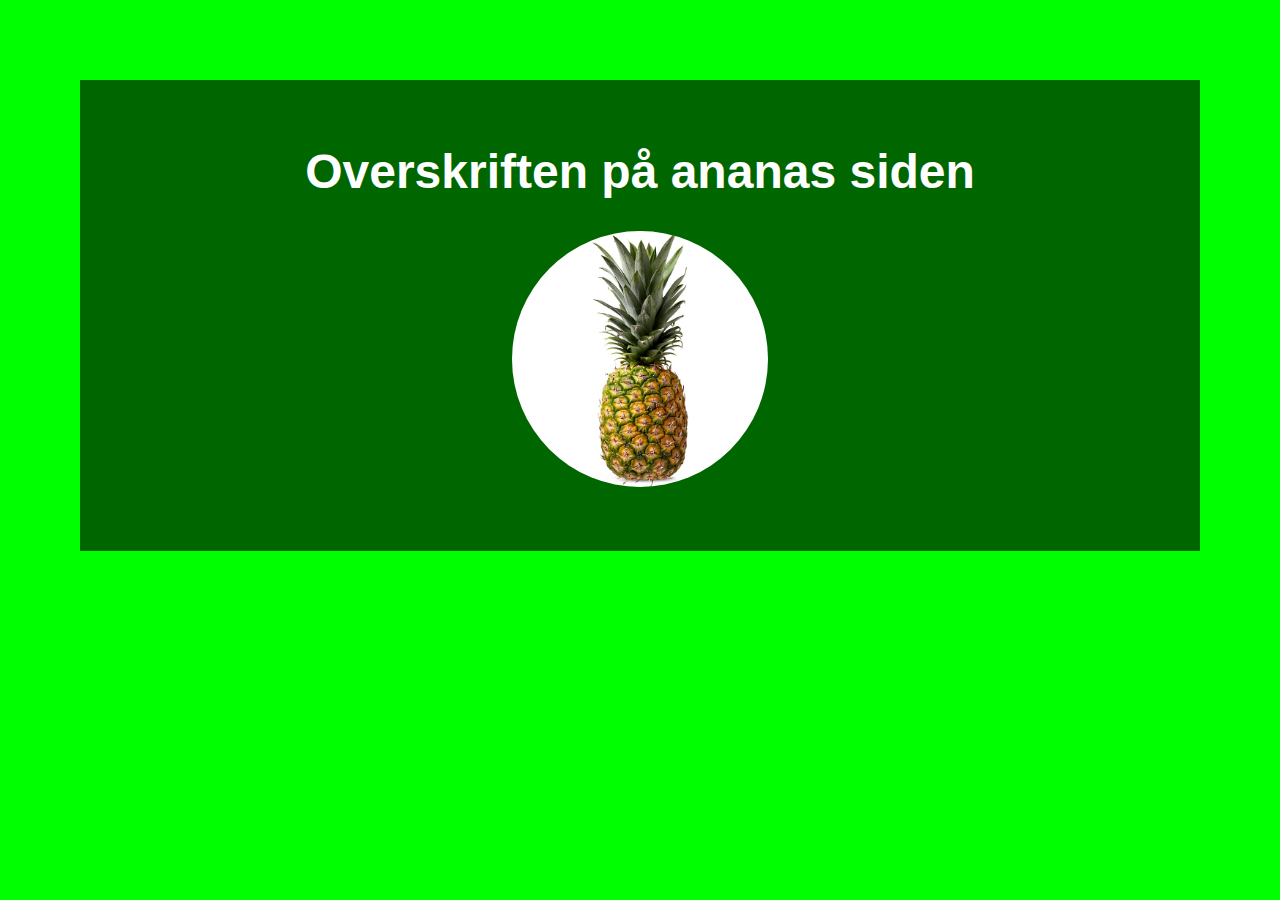
<file: 01-HTML/index.html>
<!DOCTYPE html>
<html lang="en">
<head>
    <meta charset="UTF-8">
    <meta http-equiv="X-UA-Compatible" content="IE=edge">
    <meta name="viewport" content="width=device-width, initial-scale=1.0">
    <title>Ananas er titlen på den førstre hjemmeside</title>
    <link rel="stylesheet" href="index.css">
</head>
<body>
    <div class='ananas'>
        <h1>Overskriften på ananas siden</h1>
        <img src="./assets/ananas.jpeg" alt="billede af ananas">
    </div>
</body>
</html>
</file>
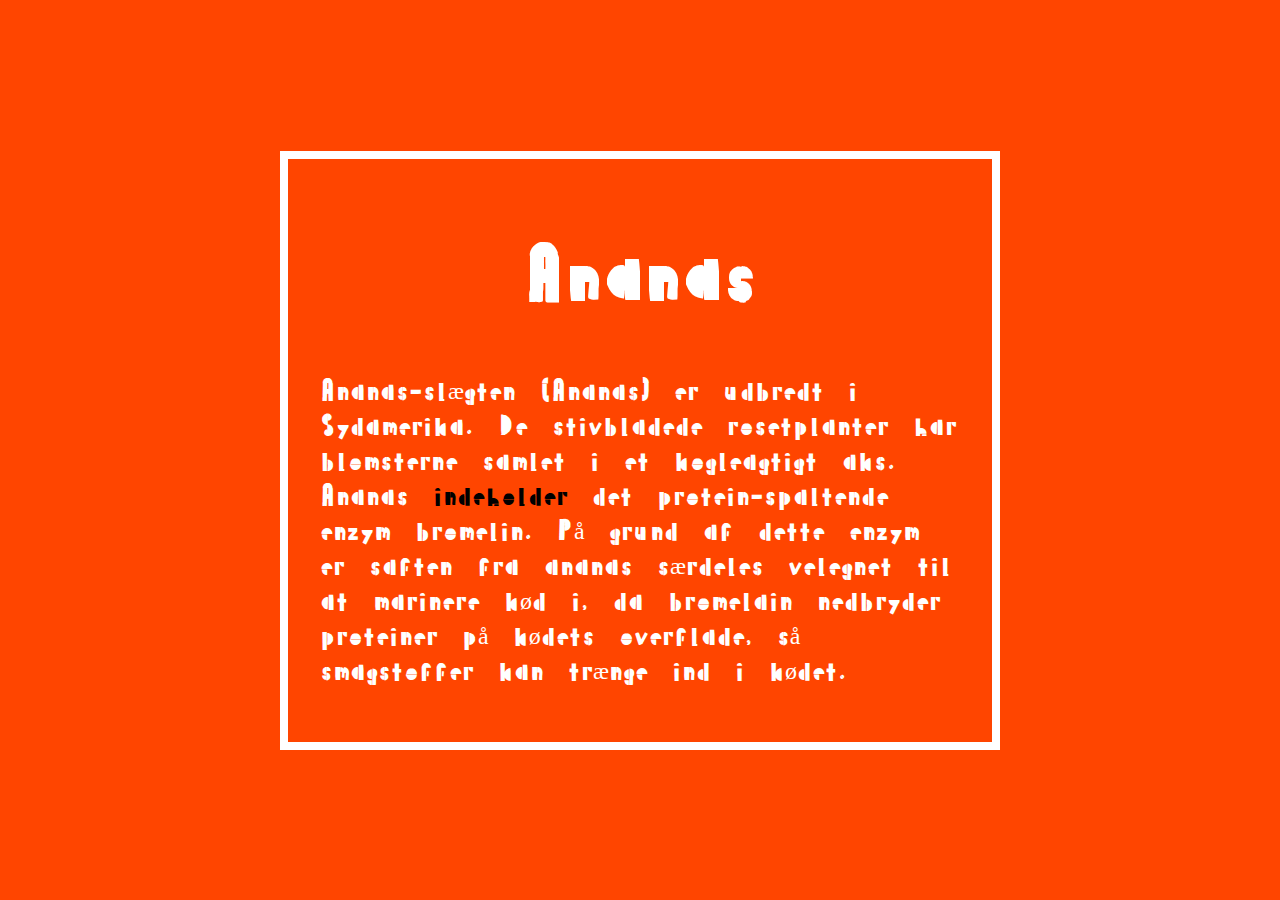
<file: 02-HJEMMESIDE/index.html>
<!DOCTYPE html>
<html lang="en">
<head>
    <meta charset="UTF-8">
    <meta http-equiv="X-UA-Compatible" content="IE=edge">
    <meta name="viewport" content="width=device-width, initial-scale=1.0">
    <title>Ananas</title>
    <link rel="shortcut icon" href="./assets/favicon.ico" type="image/x-icon">
    <link rel="stylesheet" href="index.css">
</head>
<body>   
    
    <div class='boks'>
        <h1>Ananas</h1>        
        <p>Ananas-slægten (Ananas) er udbredt i Sydamerika. De stivbladede rosetplanter har blomsterne samlet i et kogleagtigt aks. Ananas <span id='speciel'>indeholder</span> det protein-spaltende enzym bromelin. På grund af dette enzym er saften fra ananas særdeles velegnet til at marinere kød i, da bromelain nedbryder proteiner på kødets overflade, så smagstoffer kan trænge ind i kødet.</p>
    </div>
    
</body>
</html>
</file>
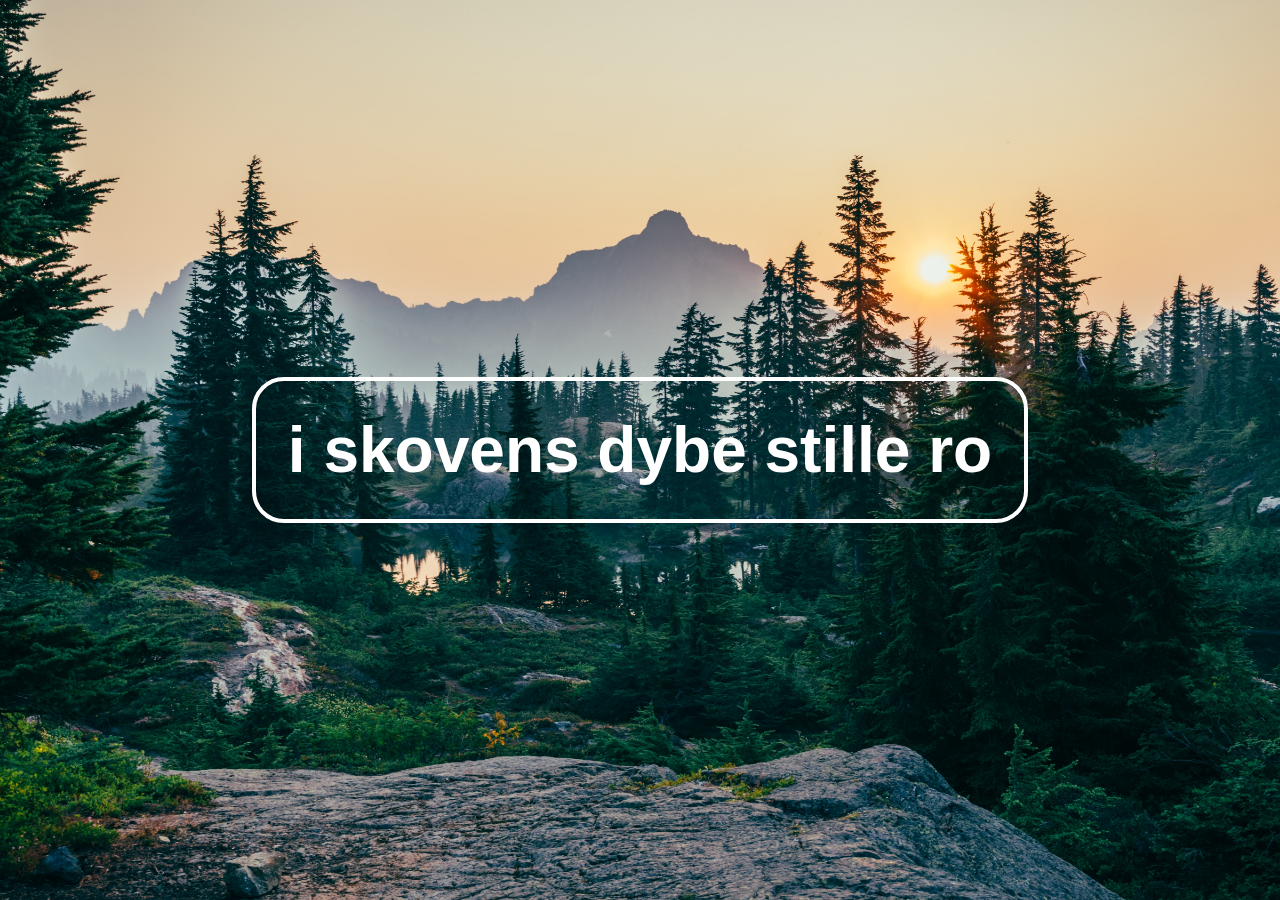
<file: 03-HJEMMESIDE-BACKGROUNDIMAGE/index.html>
<!DOCTYPE html>
<html lang="en">
<head>
    <meta charset="UTF-8">
    <meta http-equiv="X-UA-Compatible" content="IE=edge">
    <meta name="viewport" content="width=device-width, initial-scale=1.0">
    <title>Hjemmeside 3</title>
    <link rel="stylesheet" href="index.css">
</head>
<body>

    <h1>i skovens dybe stille ro</h1>
    
</body>
</html>
</file>
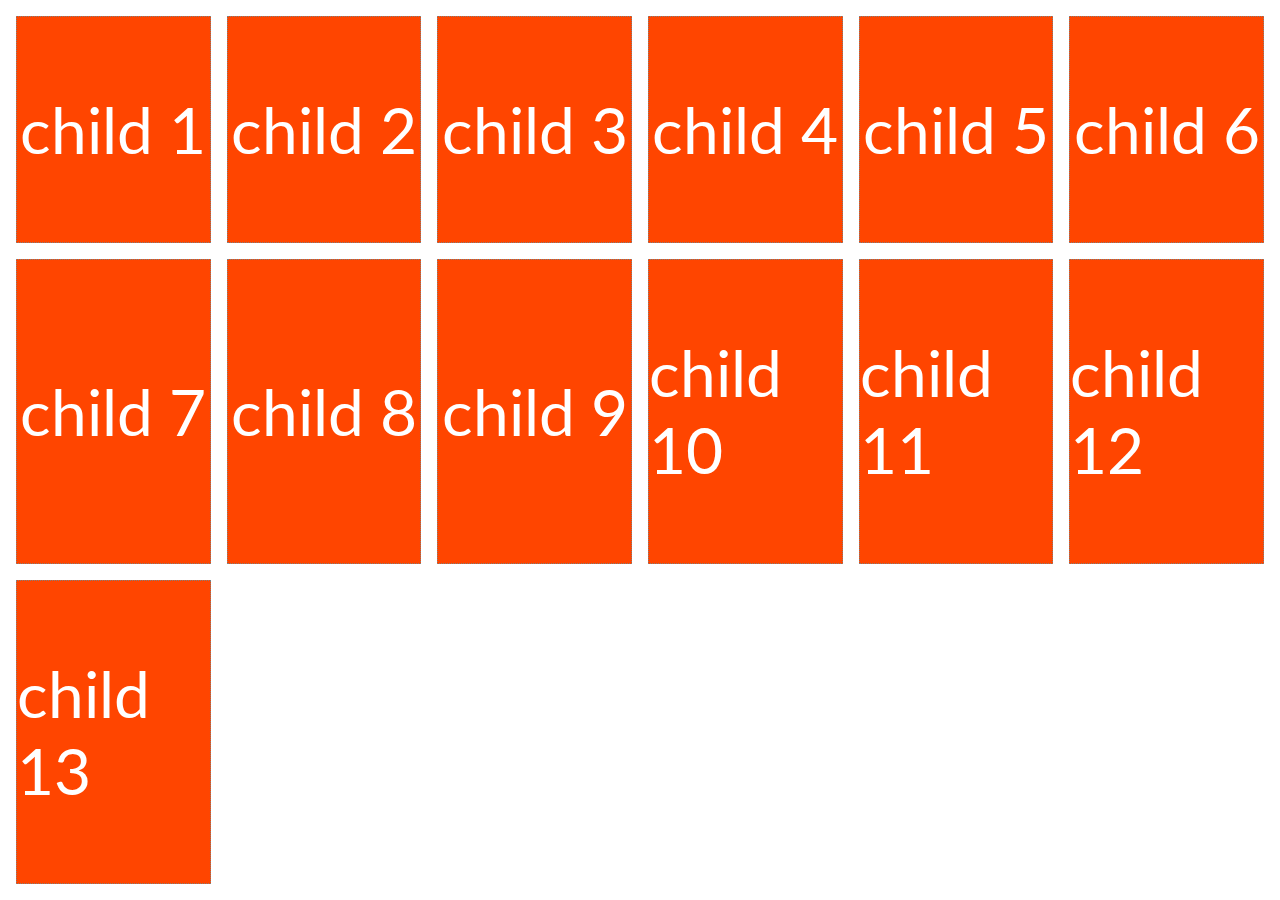
<file: 04-CSS-GRID/index.html>
<!DOCTYPE html>
<html lang="en">
<head>
    <meta charset="UTF-8">
    <meta http-equiv="X-UA-Compatible" content="IE=edge">
    <meta name="viewport" content="width=device-width, initial-scale=1.0">
    <title>Hjemmeside menu</title>
    <link rel="stylesheet" href="index.css">
</head>
<body>
    <div class="parent">
        <div class="child">child 1</div>
        <div class="child">child 2</div>
        <div class="child">child 3</div>
        <div class="child">child 4</div>
        <div class="child">child 5</div>
        <div class="child">child 6</div>
        <div class="child">child 7</div>
        <div class="child">child 8</div>
        <div class="child">child 9</div>
        <div class="child">child 10</div>
        <div class="child">child 11</div>
        <div class="child">child 12</div>
        <div class="child">child 13</div>
    </div>
</body>
</html>
</file>
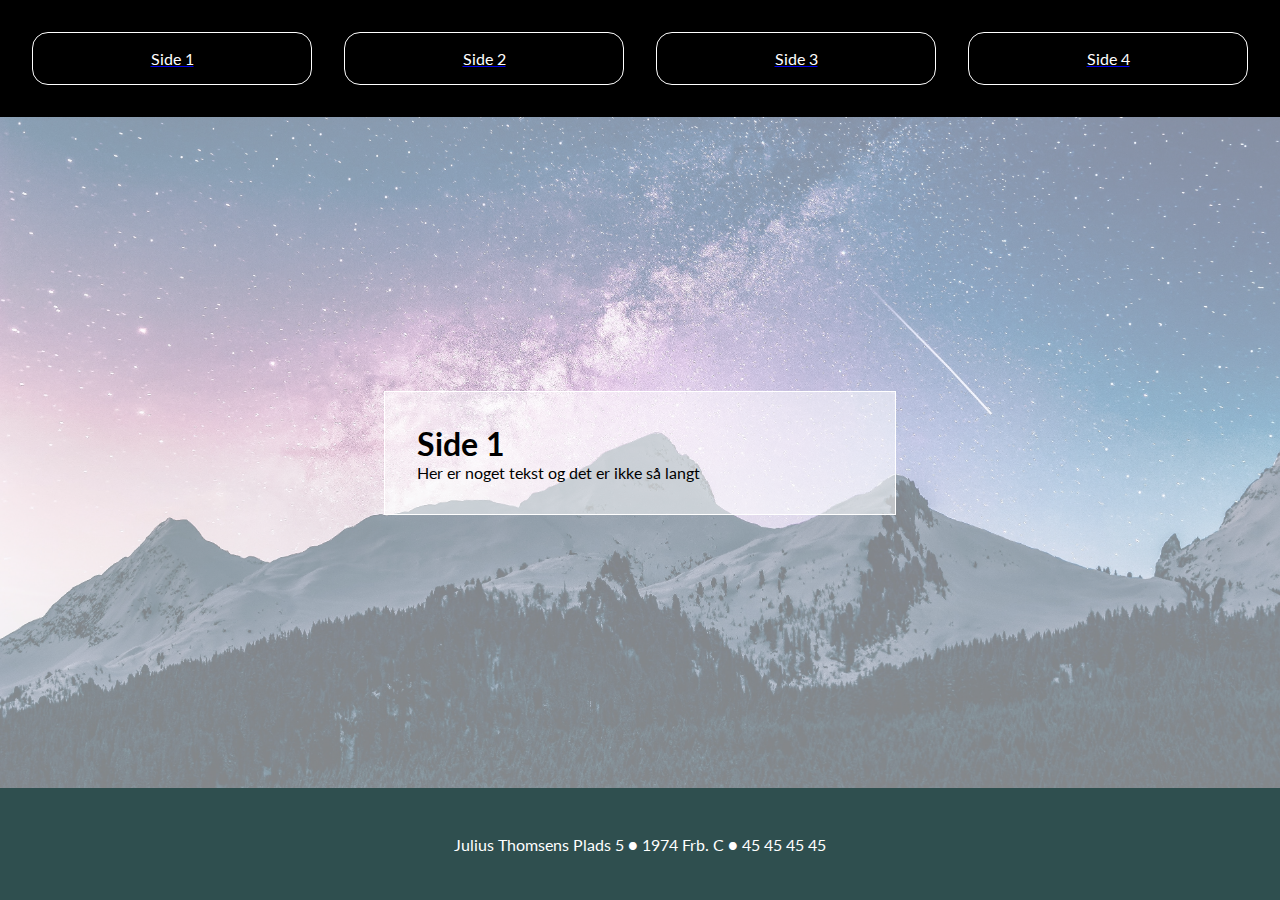
<file: 05-HJEMMESIDE-MENU/index.html>
<!DOCTYPE html>
<html lang="en">
<head>
    <meta charset="UTF-8">
    <meta http-equiv="X-UA-Compatible" content="IE=edge">
    <meta name="viewport" content="width=device-width, initial-scale=1.0">
    <title>Hjemmeside menu</title>
    <link rel="stylesheet" href="index.css">
</head>
<body>
    <header>
        <a href="#side1">
            <div class="menu">
                Side 1
            </div>            
        </a>
        <a href="#side2">
            <div class="menu">
                Side 2
            </div>            
        </a>
        <a href="#side3">
            <div class="menu">
                Side 3
            </div>            
        </a>
        <a href="#side4">
            <div class="menu">
                Side 4
            </div>            
        </a>
        
    </header>
    <main>
        <div class="page">
            <div>
                <h1 id='side1'>Side 1</h1> 
                <p>Her er noget tekst og det er ikke så langt </p>
            </div>
        </div>
        <div class="page">
            <div>
                <h1 id='side2'>Side 2</h1> 
                <p>Her er noget tekst og det er ret så langt Her er noget tekst og det er ret så langt Her er noget tekst og det er ret så langt Her er noget tekst og det er ret så langt Her er noget tekst og det er ret så langt Her er noget tekst og det er ret så langt Her er noget tekst og det er ret så langt Her er noget tekst og det er ret så langt Her er noget tekst og det er ret så langt Her er noget tekst og det er ret så langt Her er noget tekst og det er ret så langt Her er noget tekst og det er ret så langt Her er noget tekst og det er ret så langt Her er noget tekst og det er ret så langt </p>
            </div>
        </div>
        <div class="page">
            <div>
                <h1 id='side3'>Side 3</h1> 
            </div>
        </div>
        <div class="page">
            <div>
                <h1 id='side4'>Side 4</h1> 
            </div>
        </div>
    </main>
    <footer>Julius Thomsens Plads 5 ● 1974 Frb. C ●	45 45 45 45 </footer>
    <script src="index.js"></script>
</body>
</html>
</file>
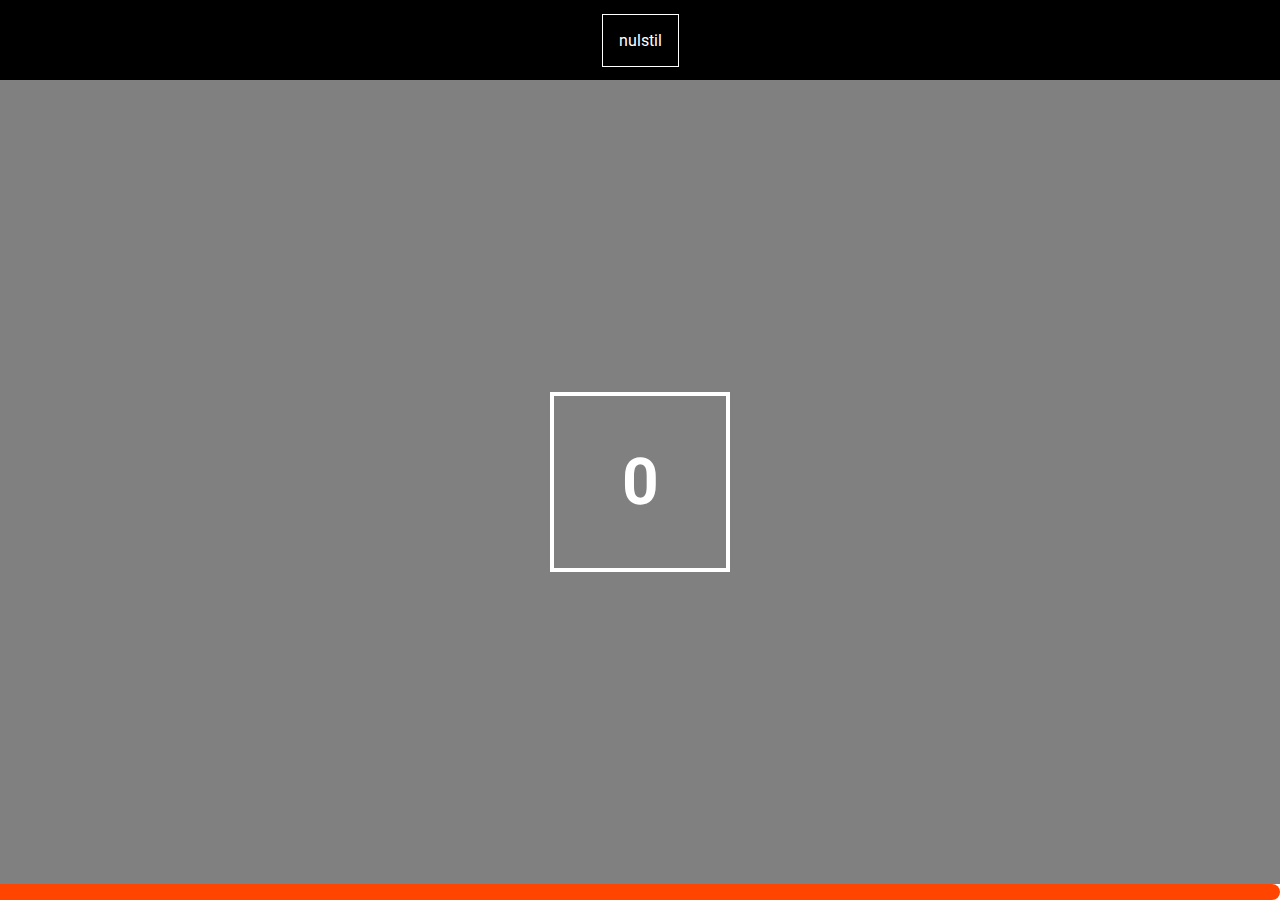
<file: 06-JAVASCRIPT/index.html>
<!DOCTYPE html>
<html lang="en">
<head>
    <meta charset="UTF-8">
    <meta http-equiv="X-UA-Compatible" content="IE=edge">
    <meta name="viewport" content="width=device-width, initial-scale=1.0">
    <link rel="stylesheet" href="index.css">
    <title>Document</title>
</head>

<body>
    <header>
        <div id="button">nulstil</div>
    </header>
    
    <main>
        <h1 id="tid">0</h1>
    </main>
    
    <footer>
        
    </footer>
    
    <script src="index.js"></script>
</body>
</html>
</file>
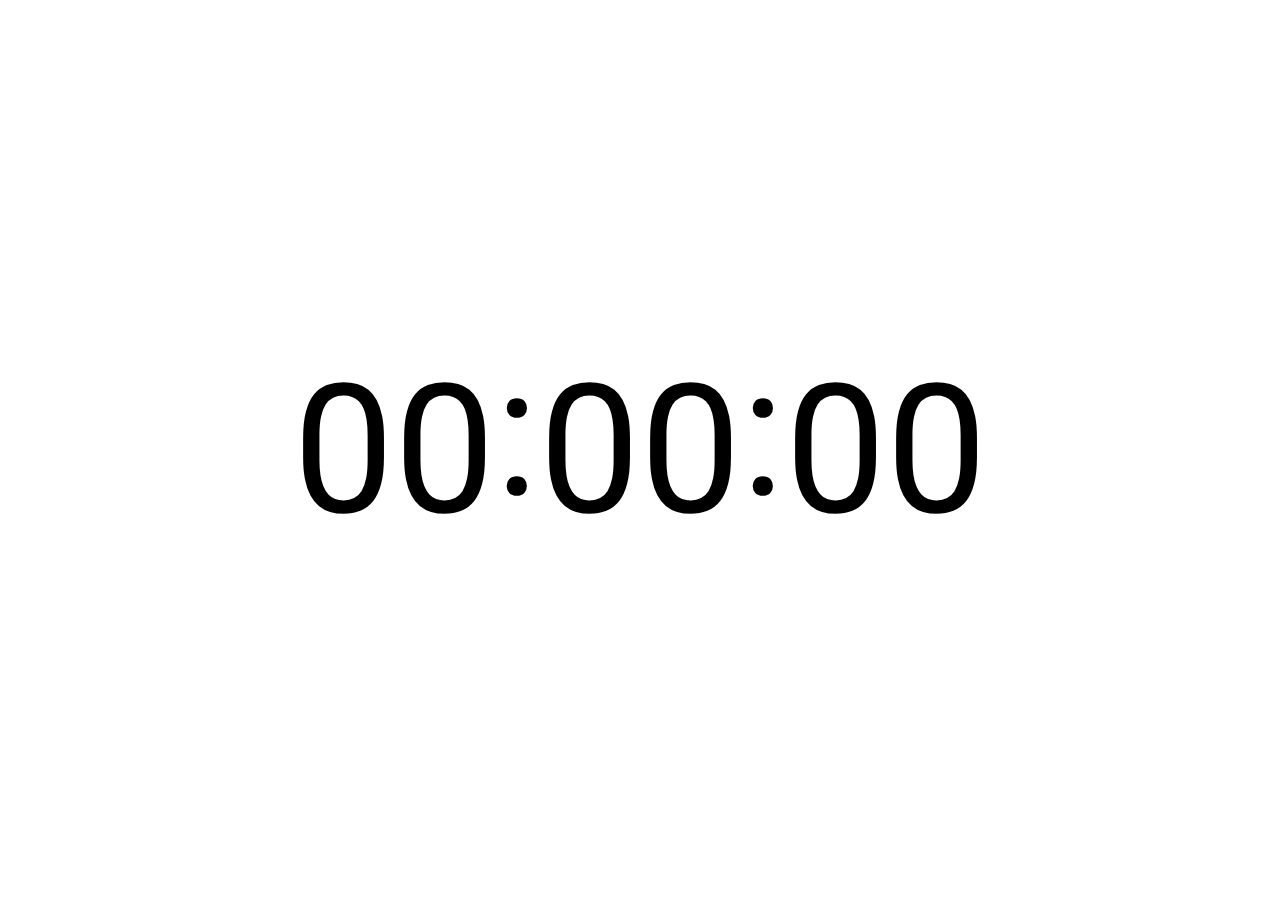
<file: 07-JAVASCRIPT-CLOCK/index.html>
<!DOCTYPE html>
<html lang="en">
<head>
    <meta charset="UTF-8">
    <meta http-equiv="X-UA-Compatible" content="IE=edge">
    <meta name="viewport" content="width=device-width, initial-scale=1.0">
    <link rel="stylesheet" href="index.css">
    <title>Document</title>
</head>
<body>
    <header>
        <div id="thomas"></div>
    </header>
    <main>
        <div id="ur">
            <div id="timer">00</div>
            <div>:</div>
            <div id="min">00</div>
            <div>:</div>
            <div id="sek">00</div>
        </div>
    </main>
    <footer>
        <audio id='lyd' src="https://freewavesamples.com/files/Ensoniq-ZR-76-01-Dope-77.wav"></audio>
    </footer>
    
    <script src="index.js"></script>
</body>
</html>
</file>
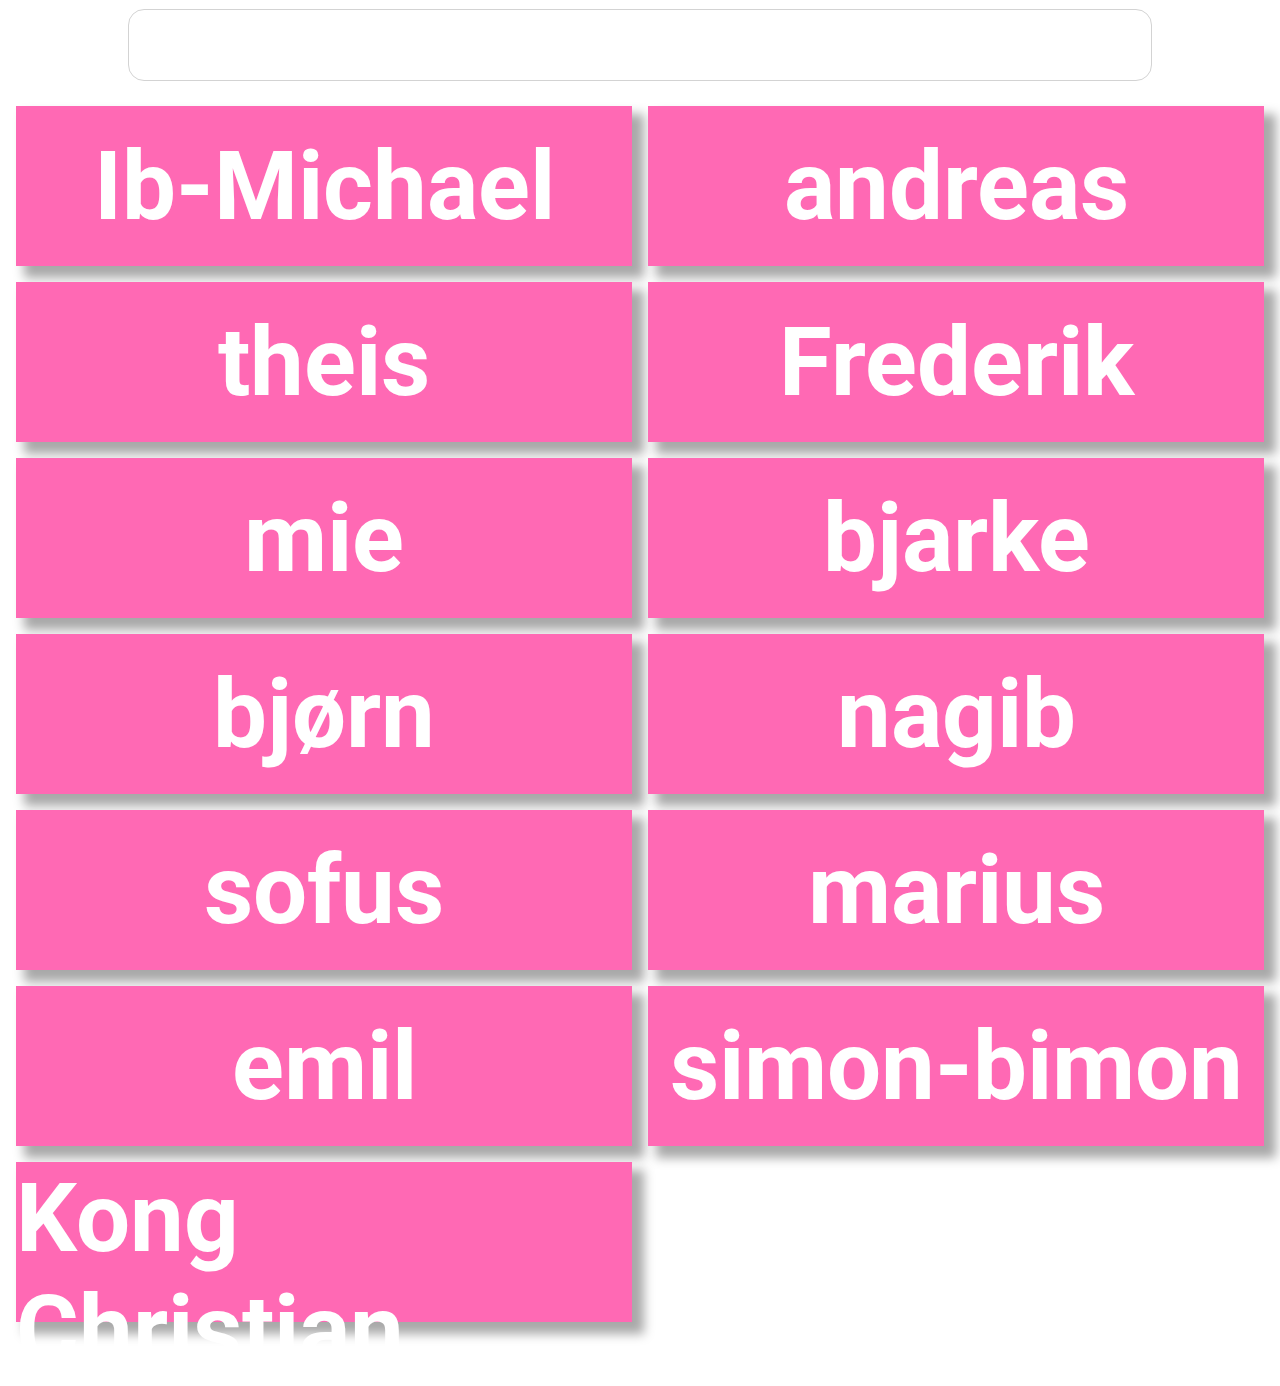
<file: 09-JAVASCRIPT-ARRAYS/index.html>
<!DOCTYPE html>
<html lang="en">
<head>
    <meta charset="UTF-8">
    <meta http-equiv="X-UA-Compatible" content="IE=edge">
    <meta name="viewport" content="width=device-width, initial-scale=1.0">
    <title>Lister</title>
    <link rel="stylesheet" href="index.css">
</head>
<body>
    <header>
        <input type="text" id='input'>
    </header>
    <main>        
    </main>
    

    <script src="index.js"></script>
</body>
</html>
</file>
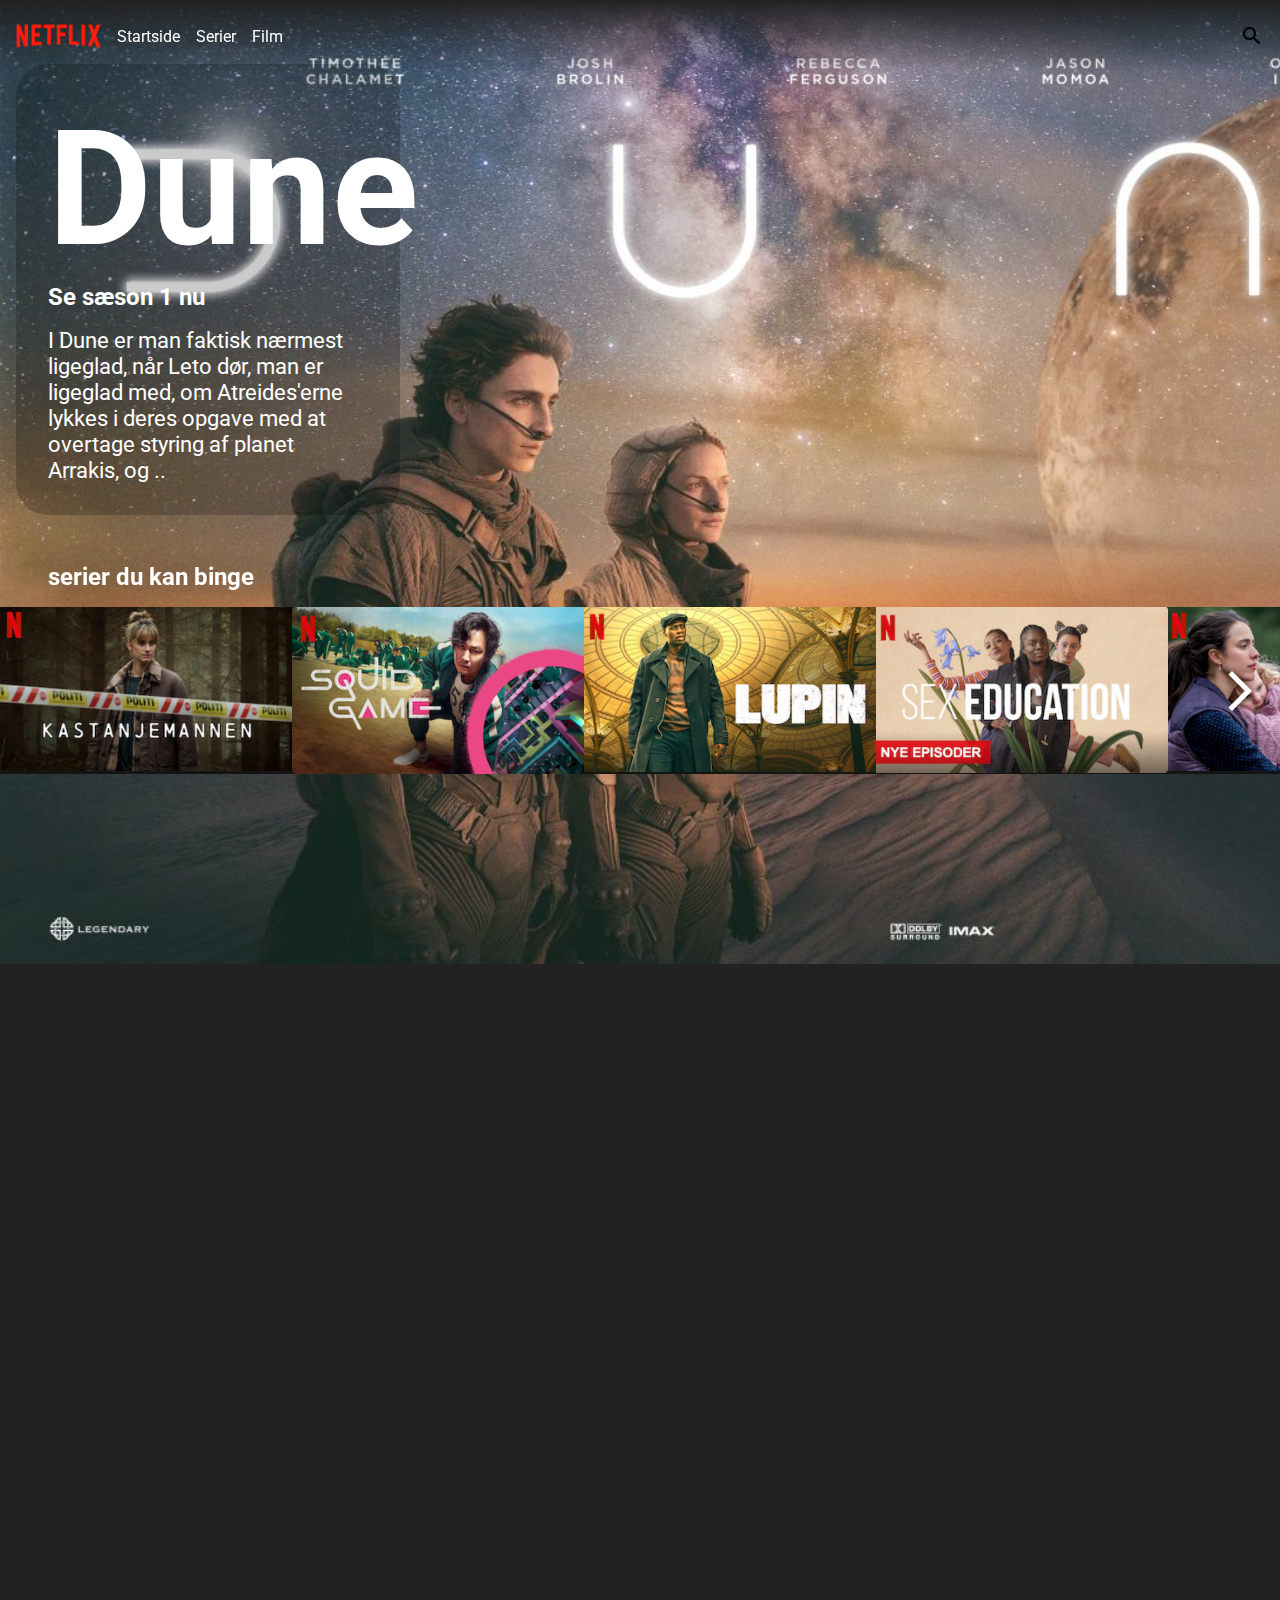
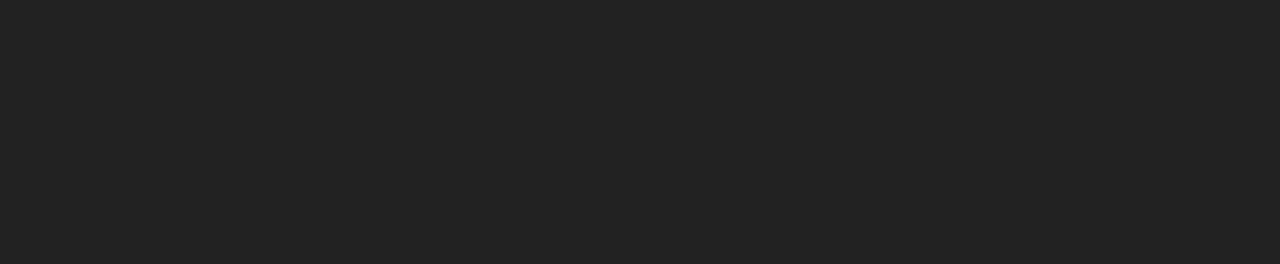
<file: 10-JAVASCRIPT-ARRAYS-2/index.html>
<!DOCTYPE html>
<html lang="en">
<head>
    <meta charset="UTF-8">
    <meta http-equiv="X-UA-Compatible" content="IE=edge">
    <meta name="viewport" content="width=device-width, initial-scale=1.0">
    <title>Lister</title>
    <link rel="stylesheet" href="index.css">
</head>
<body>
    <header>
        <div class="left">
            <img src="./assets/Netflix-Logo.png" alt="netflix logo">
            <div class="menu">Startside</div>
            <div class="menu">Serier</div>
            <div class="menu">Film</div>
        </div>
        <div class="right">
            <img src="./assets/search_black_24dp.svg" alt="">
        </div>
    </header>
    <main>        
        <div class="dune">
            <h1>Dune</h1>
            <h2>Se sæson 1 nu</h2>
            <p>I Dune er man faktisk nærmest ligeglad, når Leto dør, man er ligeglad med, om Atreides'erne lykkes i deres opgave med at overtage styring af planet Arrakis, og ..</p>
        </div>

        <div class="binge">
            <h2>serier du kan binge</h2>
            <div id="bingelist">
            </div>
            <img id='arrow' src="./assets/arrow_forward_ios_white_24dp.svg" alt="">
        </div>
    
    </main>
    

    <script src="index.js"></script>
</body>
</html>
</file>
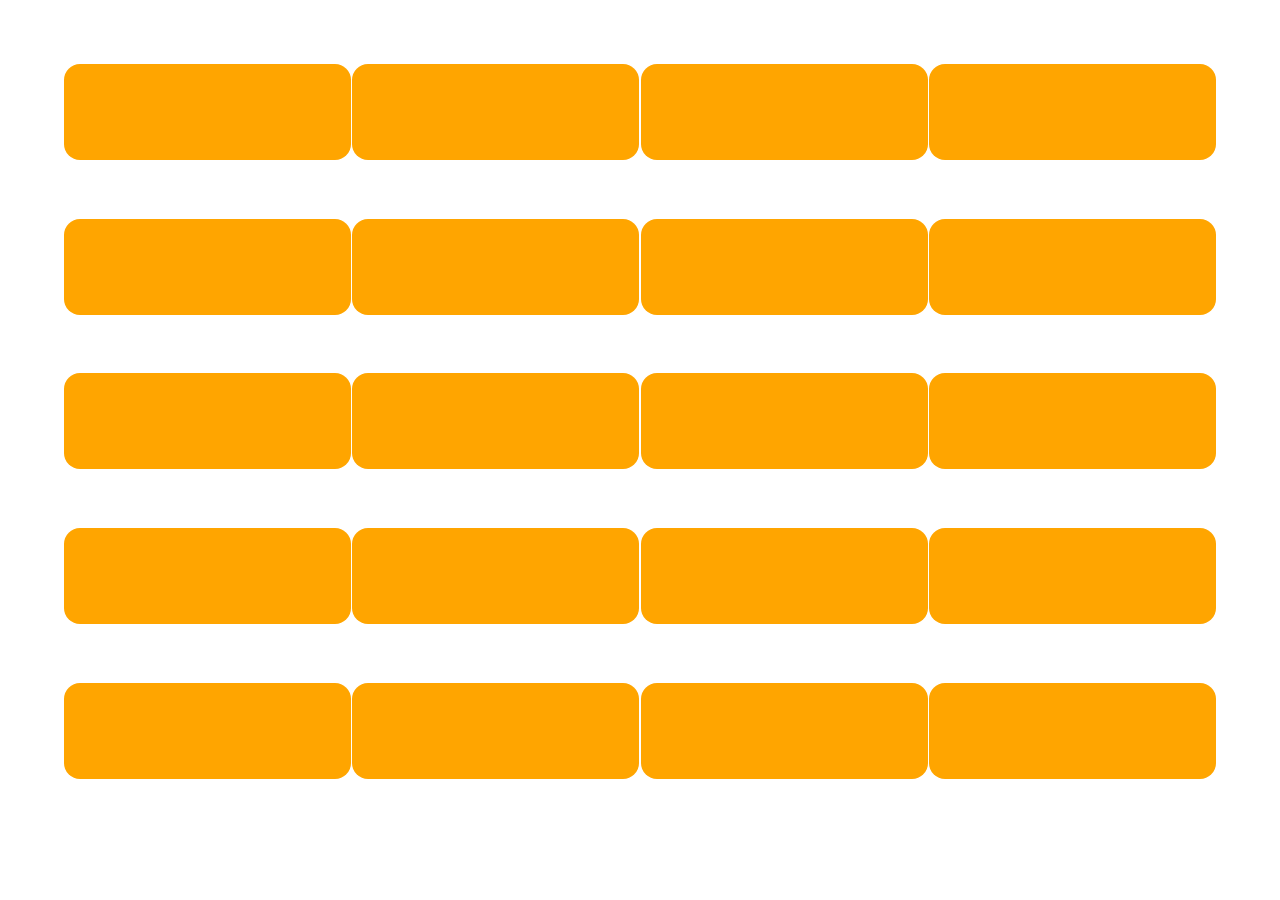
<file: 11-CSS-ANIMATION/index.html>
<!DOCTYPE html>
<html lang="en">
<head>
    <meta charset="UTF-8">
    <meta http-equiv="X-UA-Compatible" content="IE=edge">
    <meta name="viewport" content="width=device-width, initial-scale=1.0">
    <link rel="stylesheet" href="index.css">
    <title>Template</title>
</head>
<body>
    <main>
    </main>
    
    <script src="index.js"></script>
</body>
</html>
</file>
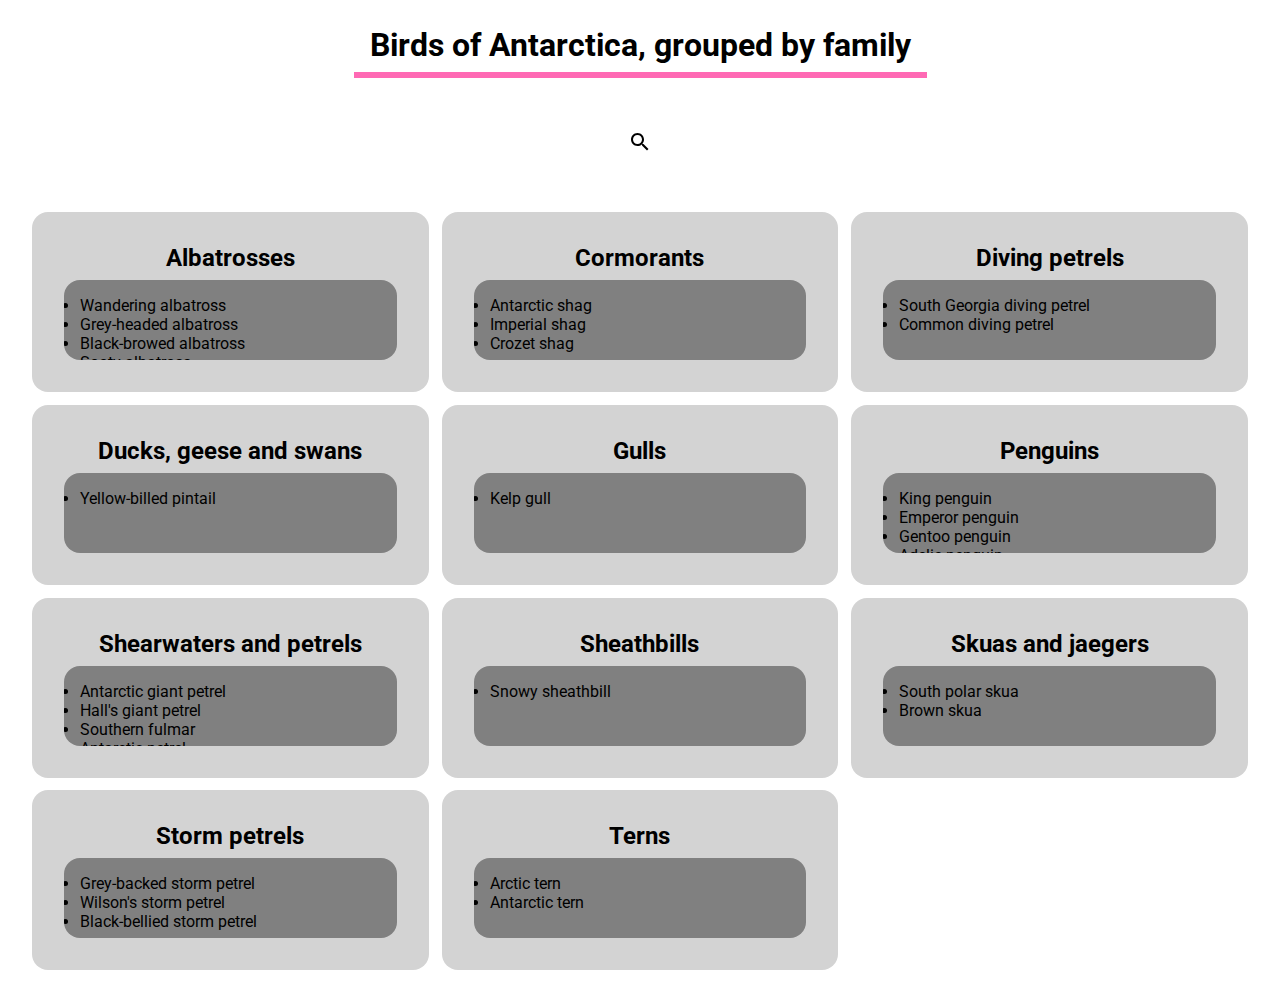
<file: 11-JSON-LOKAL/index.html>
<!DOCTYPE html>
<html lang="en">
<head>
    <meta charset="UTF-8">
    <meta http-equiv="X-UA-Compatible" content="IE=edge">
    <meta name="viewport" content="width=device-width, initial-scale=1.0">
    <link rel="stylesheet" href="index.css">
    <title>Template</title>
</head>
<body>
    <div id="searchbar">
        <input id='input' type="text" placeholder='bird name or family'>
        <img src="./assets/close_black_24dp.svg" alt="" id='close'>
    </div>

    <header>
        <h1 id="title">Placeholder</h1>
        <img src="./assets/search_black_24dp.svg" id='searchicon' alt="">
    </header>
    <main>
    </main>
    <footer>
    </footer>
    
    <script src="index.js"></script>
</body>
</html>
</file>
<file: 01-HTML/index.css>
body{
    background-color: rgb(0, 255, 0);
    margin:0;
    padding:0;
}

.ananas{
    background-color:rgba(0,0,0,0.6);
    margin:5rem;
    display:grid;
    place-items:center;
    gap:2rem;
    padding:4rem;
}

.ananas img{
    width:20vw;
    border-radius:50%;
    cursor:pointer;
    transition:.3s ease-in-out all;
}

.ananas img:hover{
    transform:scale(110%);
} 

h1{
    margin:0;
    color:white;
    font-size: 3rem;
    font-family: Arial, Helvetica, sans-serif;
}
</file>
<file: 02-HJEMMESIDE/index.css>
@import url('https://fonts.googleapis.com/css2?family=Roboto&display=swap');
@import url('https://fonts.googleapis.com/css2?family=Palette+Mosaic&family=Roboto&display=swap');

body{
    background-color: orangered;
    margin:0;
    height:100vh;
    width:100vw;
    overflow:hidden;
    display:grid;
    place-items:center;
    font-family: 'Palette Mosaic';
}

h1{
    margin:0;
    padding:2rem;
    font-size:4rem;
    text-align: center;
}

p{
    font-size: 1.5rem;
}

.boks{
    border:8px solid white;
    width:50vw;
    padding:2rem;
    font-size:2rem;
    color:white;
}

#speciel{
    color:black;
}
</file>
<file: 03-HJEMMESIDE-BACKGROUNDIMAGE/index.css>
*{
    box-sizing: border-box;
    margin:0;
    padding:0;
}

body{
    background-image: url('./assets/sergei-akulich--heLWtuAN3c-unsplash.jpg');
    background-size: cover;
    background-position:center center;
    width:100vw;
    height:100vh;
    overflow:hidden;
    display:grid;
    place-items:center;
    padding:1rem;
}

h1{
    margin:0;
    color:white;
    font-family:arial;
    font-size:4rem;
    border:4px solid white;
    padding:2rem;
    border-radius:2rem;
}
</file>
<file: 04-CSS-GRID/index.css>
@import url('https://fonts.googleapis.com/css2?family=Lato:wght@300&display=swap');

* {
    margin:0;
    padding:0;
    box-sizing: border-box;
    font-family:'Lato';
}

/* parent layout styrer hvor child elementerne skal placeres og hvor meget de skal fylde */
.parent{
    height:100vh;
    width:100vw;
    padding:1rem;
    display:grid;
    /* template columns fortæller hvordan child elementerne skal fordeles horisontalt */
    grid-template-columns: repeat(6, 1fr);
    gap:1rem;
}

.child{
    background-color: orangered;
    border: 1px dotted gray;
    display:grid;
    place-items:center;
    color:white;
    font-size:4rem;
}
</file>
<file: 05-HJEMMESIDE-MENU/index.css>
@import url('https://fonts.googleapis.com/css2?family=Lato:wght@300&display=swap');

* {
    margin:0;
    padding:0;
    box-sizing: border-box;
    font-family:'Lato';
}

body{
    height:100vh;
    width:100vw;
    display:grid;
    grid-template-rows: 1fr 6fr 1fr;
    background-image:url('./assets/1.jpg');
    background-size:cover;
    overflow:hidden;
}


main{
    display:grid;
    grid-auto-flow: column;
    overflow:scroll;
    scroll-behavior: smooth;
    scroll-snap-type: x mandatory;
    background-color:rgba(255, 255, 255, 0.5);
}


header{
    background-color: black;
    display:grid;
    grid-template-columns:repeat(4, 1fr);
    gap:2rem;
    padding:2rem;
    align-items:center;
    justify-content:space-between;
}

.menu{
    display:grid;
    place-items:center;
    color:white;
    padding:1rem;
    border:1px solid white;
    border-radius:1rem;
}


.page{
    width:100vw;
    display:grid;
    place-items:center;
    scroll-snap-align: center;
}

.page div{
    width:40vw;
    border:1px solid white;
    padding:2rem;
    background:rgba(255, 255, 255, 0.5);
}

footer{
    background-color:darkslategray;
    color:white;
    display:grid;
    place-items:center;
}

@media screen and (max-width:800px) {
    .page div{
        width:90vw;
    }
    header{
        gap:.2rem;
    }
}
</file>
<file: 06-JAVASCRIPT/index.css>
@import url('https://fonts.googleapis.com/css2?family=Roboto:wght@500&display=swap');

* {
    box-sizing:border-box;
    margin:0;
    padding:0;
    font-family: 'Roboto';
}

body{
    display:grid;
    grid-template-rows: 1fr 10fr 1rem; 
    height:100vh;
}

#button{
    color:white;
    border:1px solid white;
    padding:1rem;
    cursor:pointer;
    transition:all .3s ease-in-out;
}

#button:hover{
    transform:scale(1.2);
    border-radius:2rem;
}

header{
    background-color: black;
    display:grid;
    place-items:center;
}

main{
    background-color: gray;
    display:grid;
    place-items:center;
}

#tid{
    border-radius:0;
    font-size:4rem;
    border:.3rem solid white;
    padding:2rem;
    height:20vh;
    width:20vh;
    display:grid;
    place-items:center;
    color:white;
    transition: .4s all ease-in-out;
}


footer{
    background-color:orangered;
    transition: 1s all ease-in-out;
    border-top-right-radius: 1rem;
    border-bottom-right-radius: 1rem;
}
</file>
<file: 07-JAVASCRIPT-CLOCK/index.css>
@import url('https://fonts.googleapis.com/css2?family=Roboto:wght@300&display=swap');

*{
    margin:0;
    padding:0;
    box-sizing:border-box;
    font-family:'Roboto';
}

header{
    display:grid;
    align-items:center;
    overflow:hidden;
}

#lyd{
    display:none;
}

#thomas{
    height:10vh;
    width:10vh;
    background-repeat:no-repeat;
    background-size:cover;
    border-radius:50%;
    transition: all .3s ease-in-out;
}

body{
    display:grid;
    grid-template-rows: repeat(3, 1fr);
    height:100vh;
}

main{
    display:grid;
    place-items:center;
}

#ur{
    display:grid;
    grid-auto-flow:column;
    place-items:center;
    font-size:20vh;
}

#ur div:nth-of-type(2), #ur div:nth-of-type(4){
    margin-bottom:4vh;
}
</file>
<file: 09-JAVASCRIPT-ARRAYS/index.css>
@import url('https://fonts.googleapis.com/css2?family=Roboto:wght@300&display=swap');
*{
    margin:0;
    padding:0;
    box-sizing: border-box;
    font-family:'Roboto';
}

body{
    height:100vh;
    width:100vw;
}

main{
    display:grid;
    grid-template-columns:1fr 1fr;
    gap:1rem;
    padding:1rem;
}
header{
    height:10vh;
    display: grid;
    place-items:center;
}

input{
    width:80vw;
    font-size:2rem;
    border-radius:1rem;
    outline:none;
    padding:1rem;
    border:1px solid lightgray;
}

.card{
    display:grid;
    place-items: center;
    background-color:hotpink;
    height:10rem;
    color:white;
    font-size: 3rem;
    box-shadow: 10px 10px 10px 2px darkgray;
    transition: all .3s ease-in-out;
    cursor: pointer;
}
.card:hover{
    transform:scale(1.1);
    border:4px solid white;
}

@keyframes anim{
    to{
        transform:rotate(1turn);
    }
}
</file>
<file: 10-JAVASCRIPT-ARRAYS-2/index.css>
@import url('https://fonts.googleapis.com/css2?family=Roboto:wght@300&display=swap');
*{
    margin:0;
    padding:0;
    box-sizing: border-box;
    font-family:'Roboto';
    scroll-behavior: smooth;
}

body{
    height:100vh;
    width:100vw;
    background-image:url('./assets/film/dune.jpg');
    background-size:cover;
    background-repeat: no-repeat;
    background-position:top left;
    background-color: #222;
}

main{
    height:200vh;
}
header{
    position:fixed;
    top:0;
    left:0;
    width:100vw;
    display:grid;
    height:8vh;
    grid-template-columns:1fr 1fr;
    justify-content: space-between;
    align-items:center;
    background:linear-gradient(#222, rgba(0,0,0,0));
    color:white;
}
header img{
    height:3rem;
}

.right, .left{
    display:grid;
    grid-auto-flow: column;
    align-items: center;
    gap:1rem;
}

.right img{
    height:1.5rem;
    stroke:white;
}
.left{
    justify-content: left;
    padding-left:1rem;
}
.right{
    justify-content: right;
    padding-right:1rem;
}

.dune{
    width:30vw;
    padding:2rem;
    margin-left:1rem;
    color:white;
    background-color:rgba(0,0,0,.2);
    border-radius:2rem;
    margin-top:4rem;
}
.dune h1{
    font-size:10rem;
}
.dune h2{
    margin-bottom:1rem;
}
.dune p {
    font-size:1.4rem;
}

.binge {
    position:relative;
}
.binge h2{
    color:white;
    padding-left:3rem;
    margin-top:3rem;
}

#bingelist{
    display:grid;
    grid-auto-flow: column;
    overflow: hidden;
    margin-top:1rem;
    transition:.4s ease-in-out;
}

#arrow{
    position:absolute;
    top:6.5rem;
    right:1rem;
    height:3rem;
}
</file>
<file: 11-CSS-ANIMATION/index.css>
@import url('https://fonts.googleapis.com/css2?family=Roboto:wght@300&display=swap');

*{
    margin:0;
    padding:0;
    box-sizing:border-box;
    font-family:'Roboto';
}

main{
    height:100vh;
    display:grid;
    grid-template-columns: repeat(4, 1fr);
    padding:4rem;
    gap:.1rem;
    overflow:hidden;
}
.card{
    height:6rem;
    width:100%;
    background:  orange;
    border-radius:1rem;
}

@keyframes anim{
    from{
        transform:translateX(200px);
    }
    to{
        transform:translateX(0);
    }
}
</file>
<file: 11-JSON-LOKAL/index.css>
@import url('https://fonts.googleapis.com/css2?family=Roboto:wght@300&display=swap');


*{
    margin:0;
    padding:0;
    box-sizing:border-box;
    font-family:'Roboto';
}

#searchicon, #close{
    cursor: pointer;
}

#searchbar{
    background-color:lightblue;
    z-index:2;
    position:fixed;
    top:-20vh;
    width:100vw;
    height:20vh;
    display:grid;
    place-items:center;
    transition: all .3s ease-in-out;
}

#searchbar.show{
    top:0;
}

input{
    width:50vw;
    padding:.5rem;
    font-size:2rem;
    border-radius:1rem;
    border:1px solid gray;
    outline:none;
}

header{
    height:20vh;
    display:grid;
    place-items:center;
    position:fixed;
    top:0;
    width:100vw;
    background:white;
}

#title{
    border-bottom: .4rem hotpink solid;
    padding: 0 1rem .5rem 1rem;
}

main{
    margin-top:20vh;
    display:grid;
    grid-template-columns: repeat(3, 1fr);
    padding:2rem;
    gap:.8rem;
}

.card{
    height:20vh;
    background-color:lightgray;
    border-radius: 1rem;
    padding:2rem;
    display:grid;
    gap:.5rem;
    grid-template-rows: 1fr 4fr;
    animation: comeIn 1s ease-in-out;
}
.card h2{
    display:grid;
    place-items:center;
}

.card .members{
    background-color:gray;
    border-radius:1rem;
    padding:1rem;
    overflow-y:scroll;
}

.members::-webkit-scrollbar{
    display:none;
}

footer{
    
}

@keyframes comeIn {
    from{
        opacity:0;
    }
    to{
        opacity:1;
    }
}
</file>
